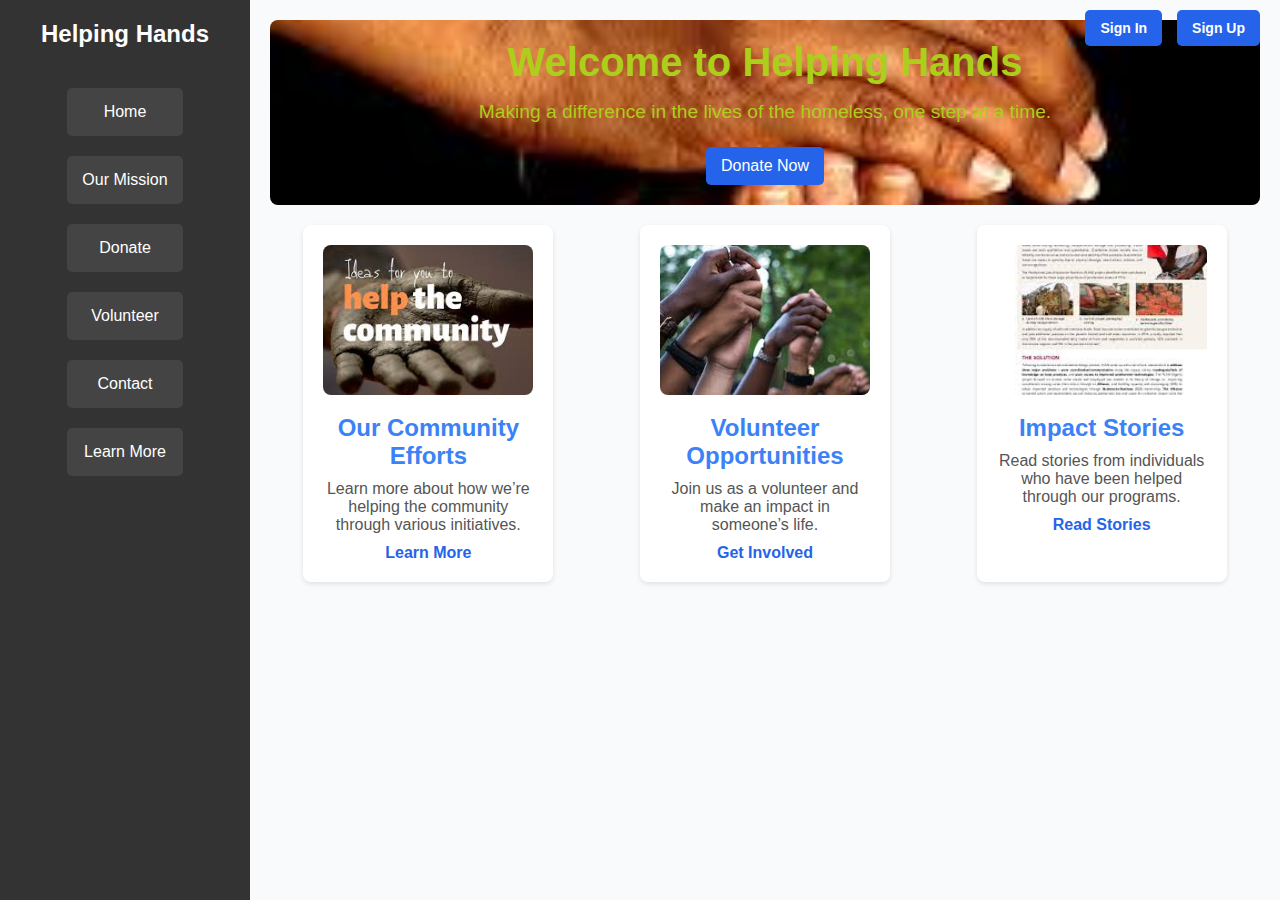
<file: index.html>
<!DOCTYPE html>
<html lang="en">
<head>
    <meta charset="UTF-8">
    <meta name="viewport" content="width=device-width, initial-scale=1.0">
    <title>NGO Website by Gideon/Patrick</title>
    <link rel="stylesheet" href="styles.css">
    <style>
        /* Styles for the Sign-In/Sign-Up Section */
        .auth-section {
            position: absolute;
            top: 10px;
            right: 20px;
            display: flex;
            gap: 15px;
        }

        .auth-section a {
            text-decoration: none;
            background-color: #2563eb;
            color: white;
            padding: 10px 15px;
            border-radius: 5px;
            font-size: 14px;
            font-weight: bold;
            text-align: center;
            transition: background-color 0.3s ease;
        }

        .auth-section a:hover {
            background-color: #1e40af;
        }

        /* Container Styles */
        .container {
            position: relative;
            display: flex;
        }

        /* Sidebar Styles */
        .sidebar {
            width: 250px;
            background-color: #333;
            padding: 20px;
            box-shadow: 2px 0 5px rgba(0, 0, 0, 0.1);
        }

        .sidebar h2 {
            margin-bottom: 20px;
        }

        .sidebar nav a {
            display: block;
            text-decoration: none;
            color: white;
            margin: 20px 0;
            padding: 15px;
            border-radius: 5px;
            transition: background-color 0.3s ease;
        }

        .sidebar nav a:hover {
            background-color: #2563eb;
            color: white;
        }

        /* Main Content Styles */
        .main-content {
            flex-grow: 1;
            padding: 20px;
            background-color: #f9fafb;
        }

        .hero-section {
            text-align: center;
            padding: 20px;
            background-color: #1e3a8a;
            color: white;
            border-radius: 8px;
            margin-bottom: 20px;
        }

        .hero-section button {
            background-color: #2563eb;
            color: white;
            border: none;
            padding: 10px 15px;
            border-radius: 5px;
            font-size: 16px;
            cursor: pointer;
        }

        .hero-section button:hover {
            background-color: #1e40af;
        }

        .dashboard-sections {
            display: flex;
            gap: 20px;
            justify-content: space-around;
        }

        .dashboard-card {
            background-color: white;
            box-shadow: 0 2px 5px rgba(0, 0, 0, 0.1);
            padding: 20px;
            border-radius: 8px;
            width: 30%;
            text-align: center;
        }

        .dashboard-card img {
            max-width: 100%;
            border-radius: 8px;
            margin-bottom: 15px;
        }

        .dashboard-card h3 {
            margin-bottom: 10px;
        }

        .dashboard-card a {
            text-decoration: none;
            color: #2563eb;
            font-weight: bold;
        }
        /* Responsive Styles */
@media (max-width: 768px) {
    /* Adjust container to stack vertically */
    .container {
        flex-direction: column;
    }

    /* Adjust sidebar width and layout */
    .sidebar {
        width: 100%;
        padding: 15px;
        text-align: center;
    }

    .sidebar nav a {
        margin: 10px 0;
        padding: 10px;
    }

    /* Adjust main content padding */
    .main-content {
        padding: 15px;
    }

    /* Adjust hero section text and button size */
    .hero-section {
        padding: 15px;
    }

    .hero-section button {
        font-size: 14px;
        padding: 8px 12px;
    }

    /* Adjust dashboard card layout */
    .dashboard-sections {
        flex-direction: column;
        gap: 15px;
    }

    .dashboard-card {
        width: 100%;
    }

    /* Adjust auth-section layout */
    .auth-section {
        position: static;
        justify-content: center;
        margin-bottom: 10px;
    }

    .auth-section a {
        font-size: 12px;
        padding: 8px 10px;
    }
}

@media (max-width: 480px) {
    /* Further adjust sidebar and main content for very small screens */
    .sidebar {
        padding: 10px;
    }

    .sidebar nav a {
        padding: 8px;
        font-size: 14px;
    }

    .main-content {
        padding: 10px;
    }

    .hero-section {
        padding: 10px;
    }

    .hero-section button {
        font-size: 12px;
        padding: 6px 8px;
    }

    /* Adjust dashboard card spacing and width */
    .dashboard-sections {
        gap: 10px;
    }

    .dashboard-card {
        padding: 15px;
    }

    /* Adjust auth-section spacing */
    .auth-section a {
        padding: 6px 8px;
        font-size: 12px;
    }
}

    </style>
</head>
<body>
    <div class="container">
        <!-- Sign-In/Sign-Up Section -->
        <div class="auth-section">
            <a href="signin.html">Sign In</a>
            <a href="signup.html">Sign Up</a>
        </div>

        <!-- Sidebar -->
        <aside class="sidebar">
            <h2>Helping Hands</h2>
            <nav>
                <a href="index.html">Home</a>
                <a href="mission.html">Our Mission</a>
                <a href="donate.html">Donate</a>
                <a href="volunteer.html">Volunteer</a>
                <a href="contact.html">Contact</a>
                <a href="learnmore.html">Learn More</a>
            </nav>
        </aside>

        <!-- Main Content Area -->
        <main class="main-content">
            <section class="hero-section">
                <h1>Welcome to Helping Hands</h1>
                <p>Making a difference in the lives of the homeless, one step at a time.</p>
                <button onclick="document.location.href='donate.html'">Donate Now</button>
            </section>
            
            <section class="dashboard-sections">
                <div class="dashboard-card">
                    <img src="hc1.jpg" alt="Community Help">
                    <h3>Our Community Efforts</h3>
                    <p>Learn more about how we’re helping the community through various initiatives.</p>
                    <a href="community.html">Learn More</a>
                </div>
                <div class="dashboard-card">
                    <img src="vu1.jpg" alt="Volunteering">
                    <h3>Volunteer Opportunities</h3>
                    <p>Join us as a volunteer and make an impact in someone’s life.</p>
                    <a href="volunteer.html">Get Involved</a>
                </div>
                <div class="dashboard-card">
                    <img src="ip1.jpg" alt="Impact Stories">
                    <h3>Impact Stories</h3>
                    <p>Read stories from individuals who have been helped through our programs.</p>
                    <a href="stories.html">Read Stories</a>
                </div>
            </section>
        </main>
    </div>
</body>
</html>
</file>
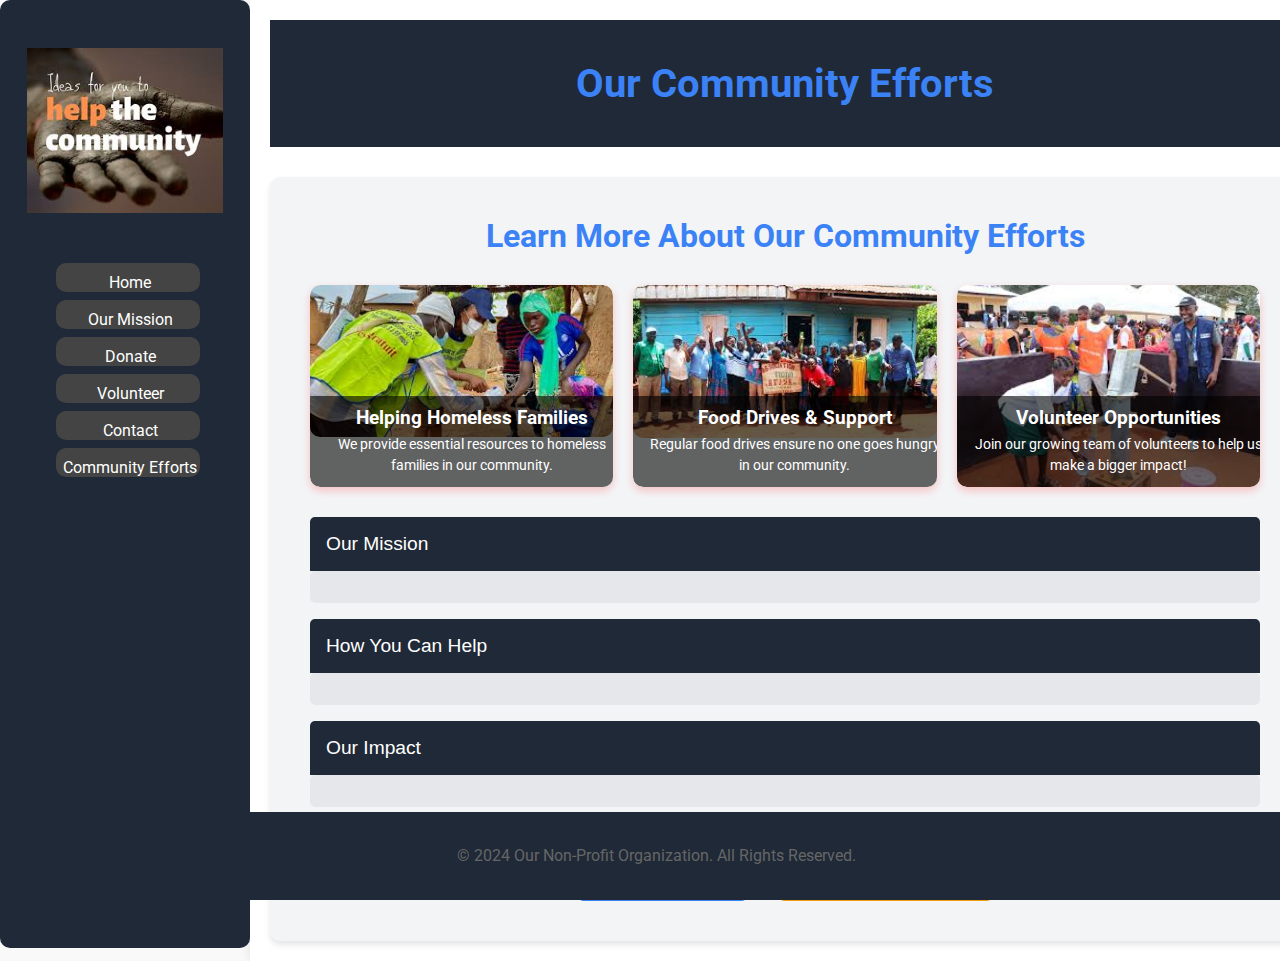
<file: community.html>
<!DOCTYPE html>
<html lang="en">
<head>
    <meta charset="UTF-8">
    <meta name="viewport" content="width=device-width, initial-scale=1.0">
    <title>Our Community Efforts</title>
    <style>
/* Global Styles */
body {
    font-family: 'Roboto', sans-serif;
    margin: 0;
    background-color: #f9f9f9;
    display: flex;
    color: #333;
    flex-direction: column; /* Updated for responsiveness */
}

h1, h2, h3 {
    margin: 0;
    padding: 0;
}

h1 {
    font-size: 2.5rem;
    color: #444;
}

h2 {
    font-size: 2rem;
    margin-bottom: 20px;
    color: #222;
}

p {
    font-size: 1rem;
    line-height: 1.5;
    color: #666;
}

/* Sidebar Styles */
.sidebar {
    width: 250px;
    display: flex;
    background-color: #1f2937;
    color: white;
    padding-top: 3rem;
    position: fixed;
    height: 100%;
    top: 0;
    left: 0;
    border-radius: 10px;
    flex-direction: column;
    align-items: center;
    transition: width 0.3s;
}

.sidebar nav a {
    color: #fff;
    text-decoration: none;
    display: block;
    padding: 10rem;
    margin: 0.5rem 0;
    width: 100%;
    text-align: center;
    background-color: #444;
    border-radius: 5px;
    transition: background-color 0.3s;
}

.sidebar-header {
    text-align: center;
    margin-bottom: 30px;
}

.sidebar .logo {
    width: 80%;
}

.sidebar nav ul {
    list-style-type: none;
    padding-left: 0;
    border-radius: 20px;
}

.sidebar nav ul a {
    display: block;
    padding: 12px;
    color: white;
    text-decoration: none;
    transition: background-color 0.3s ease;
    border-radius: 10px;
    background-color: gry;
    padding: 10px 0px 0px 5px;
    display: block;
}

.sidebar nav ul a:hover {
    background-color: #3b82f6;
}

/* Main Content */
.main-content {
    margin-left: 250px;
    padding: 20px;
    width: calc(100% - 250px);
    background-color: #ffffff;
    box-shadow: 0 0 10px rgba(0, 0, 0, 0.1);
    transition: margin-left 0.3s ease;
}

/* Header */
.header {
    text-align: center;
    padding: 40px 0;
    background-color: #1f2937;
    color: white;
    margin-bottom: 30px;
}

.header h1 {
    font-size: 2.5rem;
    color: #3b82f6;
}

/* Learn More Section */
.learnmore-container {
    padding: 40px;
    background-color: #f3f4f6;
    border-radius: 10px;
    box-shadow: 0 4px 6px rgba(0, 0, 0, 0.1);
}

.section-title {
    text-align: center;
    font-size: 2rem;
    margin-bottom: 30px;
    color: #3b82f6;
}

/* Image Gallery Styles */
.image-gallery {
    display: grid;
    grid-template-columns: repeat(auto-fit, minmax(250px, 1fr));
    gap: 20px;
    margin-top: 30px;
}

.gallery-item {
    position: relative;
    overflow: hidden;
    border-radius: 10px;
    box-shadow: 0 4px 8px #fd060633;
    transition: transform 0.3s ease;
    color: white;
}

.gallery-item:hover {
    transform: scale(1.05);
}

.gallery-item img {
    width: 100%;
    height: auto;
    display: block;
    border-radius: 10px;
}

.gallery-caption {
    position: absolute;
    bottom: 0;
    left: 0;
    width: 100%;
    background: rgba(0, 0, 0, 0.6);
    color: white;
    text-align: center;
    padding: 10px;
    font-size: 1rem;
    opacity: 1;
    transition: opacity 0.3s ease;
    border-radius: 0 0 10px 10px;
}

.gallery-item:hover .gallery-caption {
    opacity: 2;
}

.gallery-caption h3 {
    margin: 0;
    font-size: 1.2rem;
}

.gallery-caption p {
    margin: 5px 0 0;
    font-size: 0.9rem;
}

/* Accordion Styles */
.accordion {
    margin-top: 30px;
}

.accordion-item {
    margin-bottom: 1rem;
    overflow: hidden;
    border-radius: 5px;
}

.accordion-toggle {
    width: 100%;
    padding: 1rem;
    background-color: #1f2937;
    color: white;
    border: none;
    text-align: left;
    font-size: 1.2rem;
    cursor: pointer;
    transition: background-color 0.3s ease;
}

.accordion-toggle:hover {
    background-color: #2563eb;
}

.accordion-content {
    padding: 1rem;
    background-color: #e5e7eb;
    max-height: 0;
    overflow: hidden;
    transition: max-height 0.3s ease-out;
    border-radius: 5px;
}

.accordion-content.open {
    max-height: 1000px;
}

/* CTA Buttons */
.cta-buttons {
    display: flex;
    justify-content: center;
    margin-top: 40px;
}

.cta-button {
    background-color: #10b981;
    color: white;
    padding: 1rem 2rem;
    font-size: 1.2rem;
    border: none;
    border-radius: 5px;
    cursor: pointer;
    transition: background-color 0.3s ease;
    margin: 0 1rem;
}

.cta-button:hover {
    background-color: #059669;
}

.cta-button.donate {
    background-color: #3b82f6;
}

.cta-button.donate:hover {
    background-color: #2563eb;
}

.cta-button.volunteer {
    background-color: #f59e0b;
}

.cta-button.volunteer:hover {
    background-color: #d97706;
}

/* Footer Styles */
footer {
    text-align: center;
    padding: 1rem;
    background-color: #1f2937;
    color: white;
    position: fixed;
    width: 100%;
    bottom: 0;
}

/* Gallery Caption */
.gallery-caption p {
    color: white;
}

/* Accordion Content */
.accordion-content p {
    color: balck;
}

/* Responsive Styling */
@media (max-width: 768px) {
    .sidebar {
        width: 60px;
    }
    .main-content {
        margin-left: 60px;
        width: calc(100% - 60px);
    }
    .header h1 {
        font-size: 2rem;
    }
    .learnmore-container {
        padding: 20px;
    }
    .cta-button {
        font-size: 1rem;
        padding: 0.8rem 1.5rem;
    }
}

    </style>
    <link href="https://fonts.googleapis.com/css2?family=Roboto:wght@400;500;700&display=swap" rel="stylesheet">
</head>
<body>
    <!-- Sidebar -->
    <div class="sidebar">
        <div class="sidebar-header">
            <img src="hc1.jpg" alt="Logo" class="logo">
        </div>
        <nav>
            <ul>
                <li><a href="index.html">Home</a></li>
                <li><a href="mission.html">Our Mission</a></li>
                <li><a href="donate.html">Donate</a></li>
                <li><a href="volunteer.html">Volunteer</a></li>
                <li><a href="contact.html">Contact</a></li>
                <li><a href="community.html">Community Efforts</a></li>
            </ul>
        </nav>
    </div>

    <!-- Main Content -->
    <div class="main-content">
        <header class="header">
            <h1>Our Community Efforts</h1>
        </header>

        <section class="learnmore-container">
            <h2 class="section-title">Learn More About Our Community Efforts</h2>

            <!-- Interactive Carousel -->
            <!-- Image Gallery for Community Efforts -->
<div class="image-gallery">
    <div class="gallery-item">
        <img src="down10.jpg" alt="Community Event 1">
        <div class="gallery-caption">
            <h3>Helping Homeless Families</h3>
            <p>We provide essential resources to homeless families in our community.</p>
        </div>
    </div>
    <div class="gallery-item">
        <img src="down11.jpg" alt="Community Event 2">
        <div class="gallery-caption">
            <h3>Food Drives & Support</h3>
            <p>Regular food drives ensure no one goes hungry in our community.</p>
        </div>
    </div>
    <div class="gallery-item">
        <img src="down12.jpg" alt="Community Event 3">
        <div class="gallery-caption">
            <h3>Volunteer Opportunities</h3>
            <p>Join our growing team of volunteers to help us make a bigger impact!</p>
        </div>
    </div>
</div>


            <!-- Accordion Section -->
            <div class="accordion">
                <div class="accordion-item">
                    <button class="accordion-toggle">Our Mission</button>
                    <div class="accordion-content">
                        <p>Our mission is to help individuals facing homelessness by providing resources, support, and opportunities for a better life.</p>
                    </div>
                </div>
                <div class="accordion-item">
                    <button class="accordion-toggle">How You Can Help</button>
                    <div class="accordion-content">
                        <p>You can make a difference by donating, volunteering, or spreading the word about our cause.</p>
                    </div>
                </div>
                <div class="accordion-item">
                    <button class="accordion-toggle">Our Impact</button>
                    <div class="accordion-content">
                        <p>We’ve helped hundreds of families find shelter, food, and education to rebuild their lives.</p>
                    </div>
                </div>
            </div>

            <!-- CTA Buttons -->
            <div class="cta-buttons">
                <button class="cta-button donate">Donate Now</button>
                <button class="cta-button volunteer">Volunteer with Us</button>
            </div>
        </section>
    </div>

    <!-- Footer -->
    <footer>
        <p>&copy; 2024 Our Non-Profit Organization. All Rights Reserved.</p>
    </footer>

    <script src="script1.js"></script>
</body>
</html>
</file>
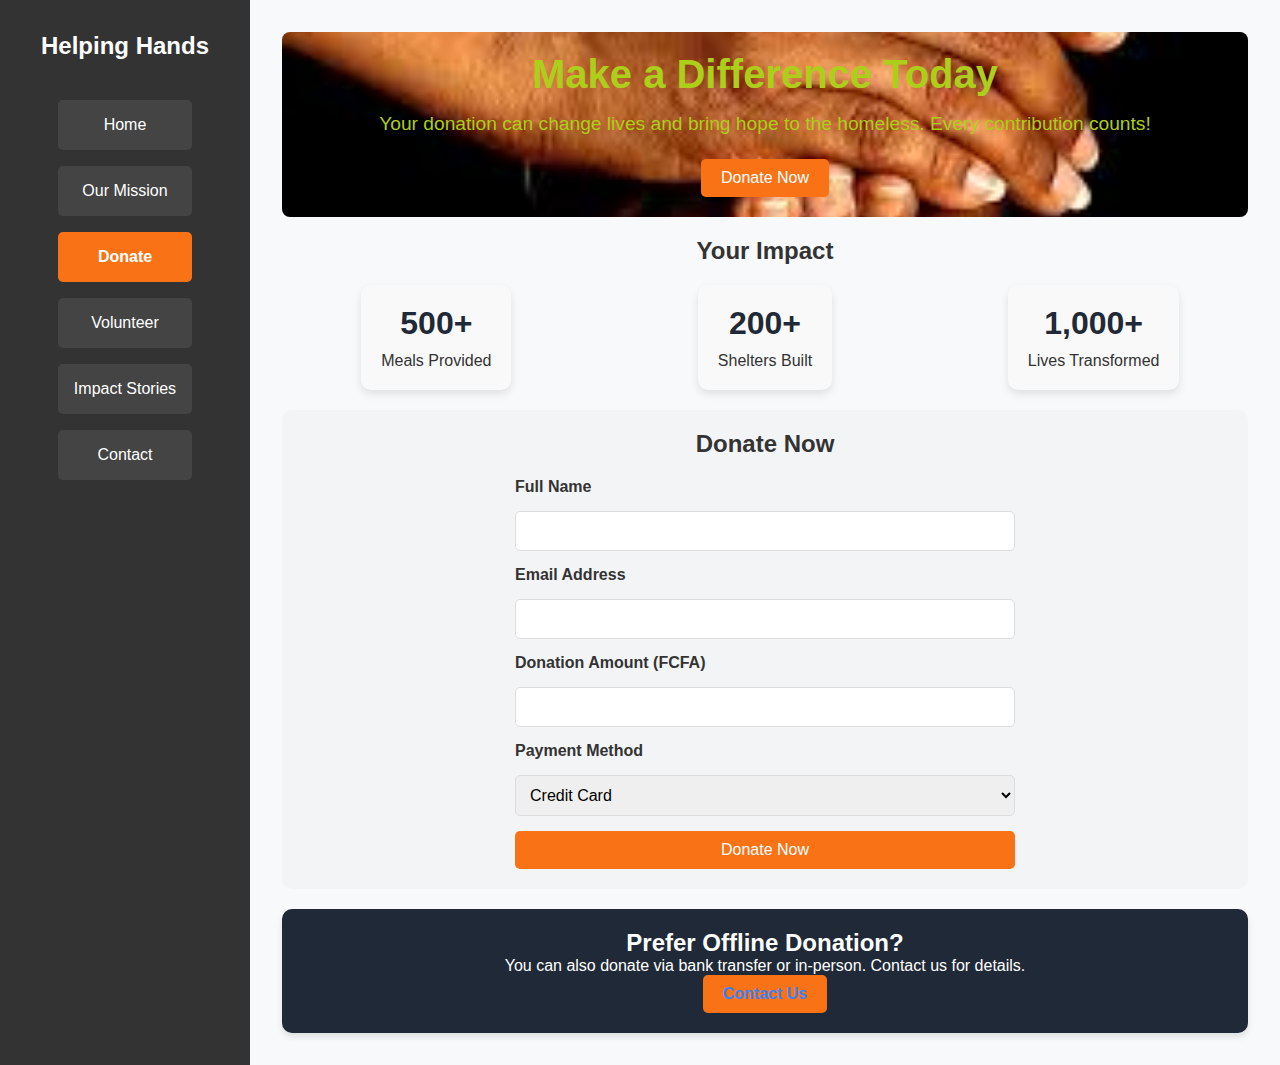
<file: donate.html>
<!DOCTYPE html>
<html lang="en">
<head>
    <meta charset="UTF-8">
    <meta name="viewport" content="width=device-width, initial-scale=1.0">
    <title>Donate - Helping Hands</title>
    <link rel="stylesheet" href="styles.css">
    <style>
        /* Active Navigation Link */
.sidebar nav a.active {
    background-color: #f97316;
    color: white;
    font-weight: bold;
}

/* Hero Section */
.hero-section {
    text-align: center;
    padding: 20px;
    background-color: #1f2937;
    color: white;
    border-radius: 8px;
    margin-bottom: 20px;
}

.hero-button {
    display: inline-block;
    background-color: #f97316;
    color: white;
    padding: 10px 20px;
    font-size: 1rem;
    border-radius: 5px;
    text-decoration: none;
}

.hero-button:hover {
    background-color: #ea580c;
}

/* Impact Statistics */
.impact-stats {
    margin: 20px 0;
    text-align: center;
}

.impact-stats h2 {
    margin-bottom: 20px;
}

.stats-grid {
    display: grid;
    grid-template-columns: repeat(auto-fit, minmax(150px, 1fr));
    gap: 20px;
    justify-items: center;
}

.stat-card {
    background-color: #f9f9f9;
    border-radius: 10px;
    padding: 20px;
    box-shadow: 0 4px 8px rgba(0, 0, 0, 0.1);
    text-align: center;
}

.stat-card h3 {
    font-size: 2rem;
    color: #1f2937;
    margin-bottom: 10px;
}

/* Donation Form */
.donation-form-section {
    background-color: #f3f4f6;
    padding: 20px;
    border-radius: 10px;
    margin: 20px 0;
}

.donation-form-section h2 {
    text-align: center;
    margin-bottom: 20px;
}

form {
    max-width: 500px;
    margin: 0 auto;
    display: flex;
    flex-direction: column;
    gap: 15px;
}

form label {
    font-weight: bold;
}

form input, form select {
    padding: 10px;
    font-size: 1rem;
    border: 1px solid #ddd;
    border-radius: 5px;
}

form button {
    background-color: #f97316;
    color: white;
    padding: 10px;
    font-size: 1rem;
    border: none;
    border-radius: 5px;
    cursor: pointer;
}

form button:hover {
    background-color: #ea580c;
}

/* CTA Section */
.cta-section {
    text-align: center;
    padding: 20px;
    background-color: #1f2937;
    color: white;
    border-radius: 10px;
    margin-top: 20px;
}

.cta-button {
    display: inline-block;
    background-color: #f97316;
    color: white;
    padding: 10px 20px;
    border-radius: 5px;
    text-decoration: none;
}

.cta-button:hover {
    background-color: #ea580c;
}

    </style>
</head>
<body>
    <div class="container"> 
        <!-- Sidebar -->
        <aside class="sidebar">
            <h2>Helping Hands</h2>
            <nav>
                <a href="index.html">Home</a>
                <a href="mission.html">Our Mission</a>
                <a href="donate.html" class="active">Donate</a>
                <a href="volunteer.html">Volunteer</a>
                <a href="stories.html">Impact Stories</a>
                <a href="contact.html">Contact</a>
            </nav>
        </aside>

        <!-- Main Content -->
        <main class="main-content">
            <!-- Hero Section -->
            <section class="hero-section">
                <h1>Make a Difference Today</h1>
                <p>Your donation can change lives and bring hope to the homeless. Every contribution counts!</p>
                <a href="#donation-form" class="hero-button">Donate Now</a>
            </section>

            <!-- Impact Statistics -->
            <section class="impact-stats">
                <h2>Your Impact</h2>
                <div class="stats-grid">
                    <div class="stat-card">
                        <h3>500+</h3>
                        <p>Meals Provided</p>
                    </div>
                    <div class="stat-card">
                        <h3>200+</h3>
                        <p>Shelters Built</p>
                    </div>
                    <div class="stat-card">
                        <h3>1,000+</h3>
                        <p>Lives Transformed</p>
                    </div>
                </div>
            </section>

            <!-- Donation Form -->
            <section id="donation-form" class="donation-form-section">
                <h2>Donate Now</h2>
                <form action="process-donation.php" method="POST">
                    <label for="donor-name">Full Name</label>
                    <input type="text" id="donor-name" name="donor_name" required>

                    <label for="email">Email Address</label>
                    <input type="email" id="email" name="email" required>

                    <label for="donation-amount">Donation Amount (FCFA)</label>
                    <input type="number" id="donation-amount" name="donation_amount" min="1" required>

                    <label for="payment-method">Payment Method</label>
                    <select id="payment-method" name="payment_method" required>
                        <option value="credit_card">Credit Card</option>
                        <option value="paypal">PayPal</option>
                        <option value="bank_transfer">Bank Transfer</option>
                        <option value="mtn-momo">MTN Mobile Money</option>
                        <option value="orange-momo">Orange Mobile Money</option>
                    </select>

                    <button type="submit">Donate Now</button>
                </form>
            </section>

            <!-- CTA Section -->
            <section class="cta-section">
                <h2>Prefer Offline Donation?</h2>
                <p>You can also donate via bank transfer or in-person. Contact us for details.</p>
                <a href="contact.html" class="cta-button">Contact Us</a>
            </section>
        </main>
    </div>
</body>
</html>
</file>
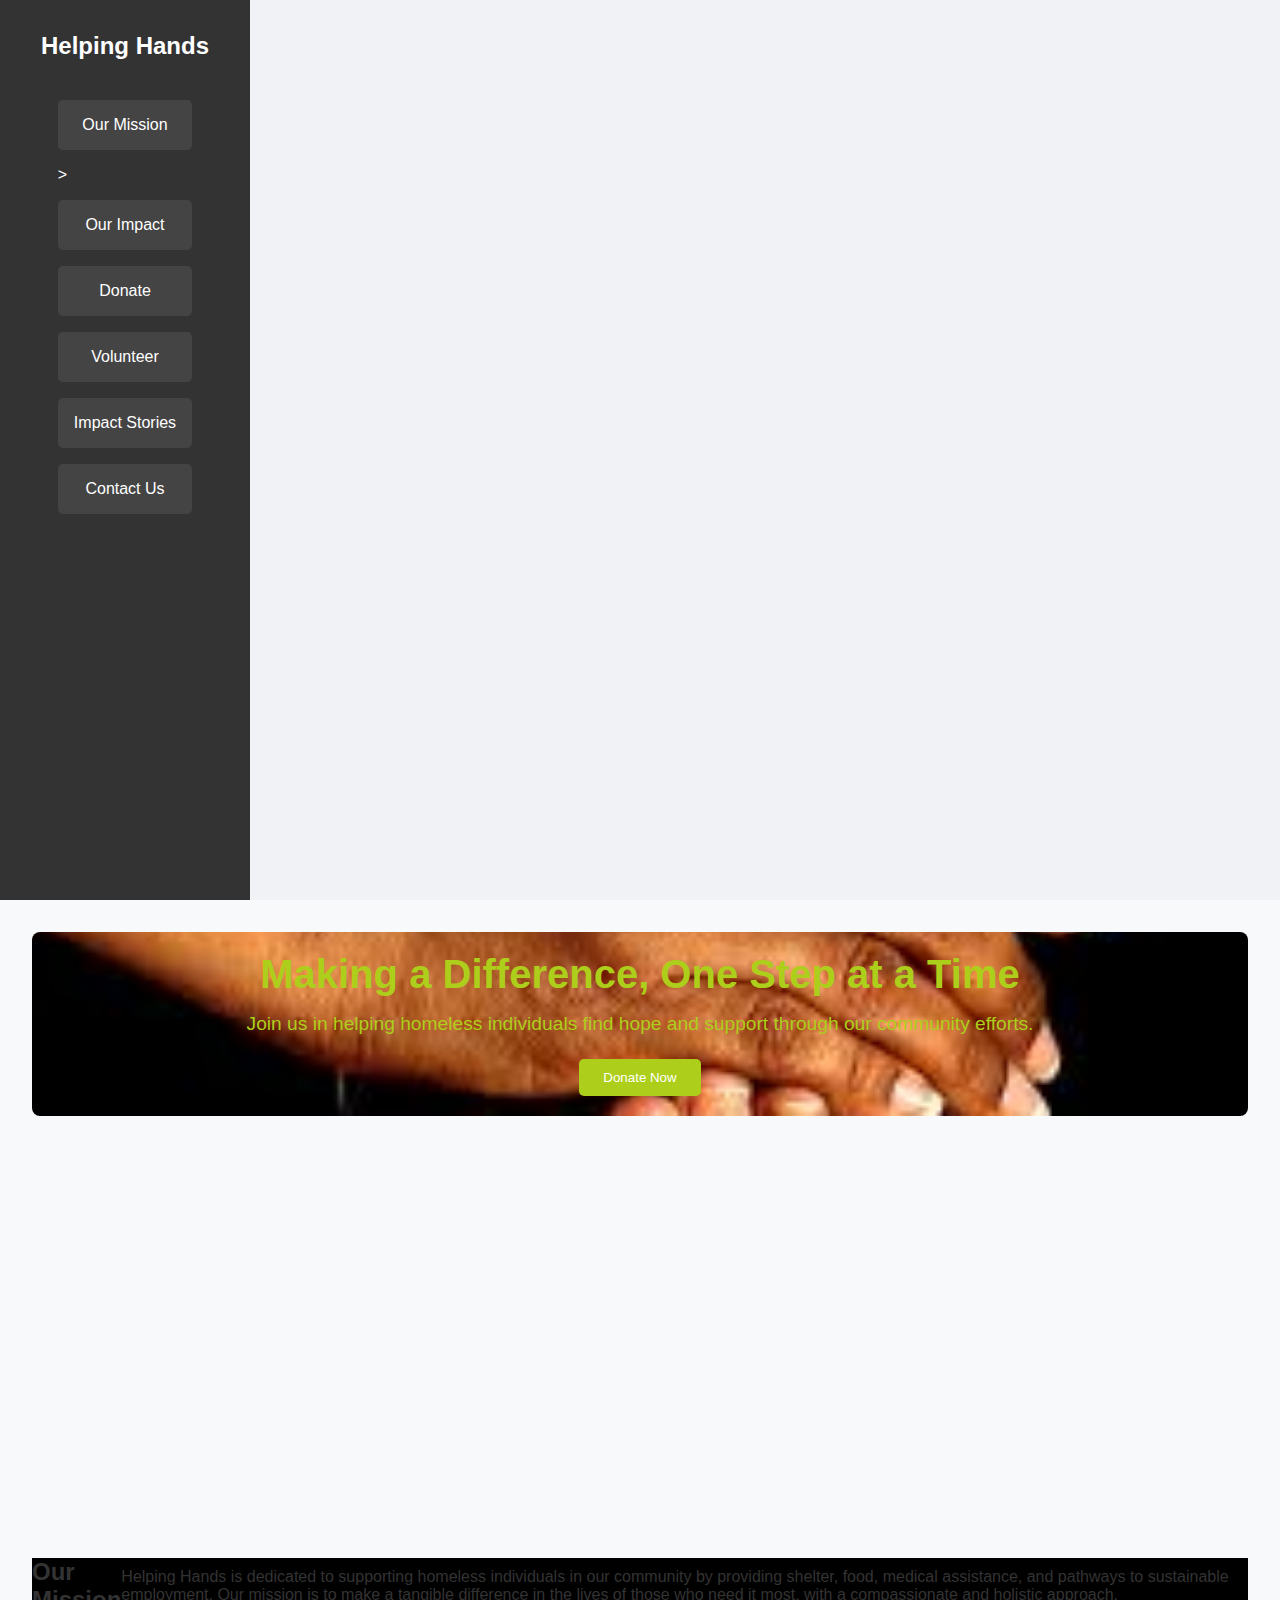
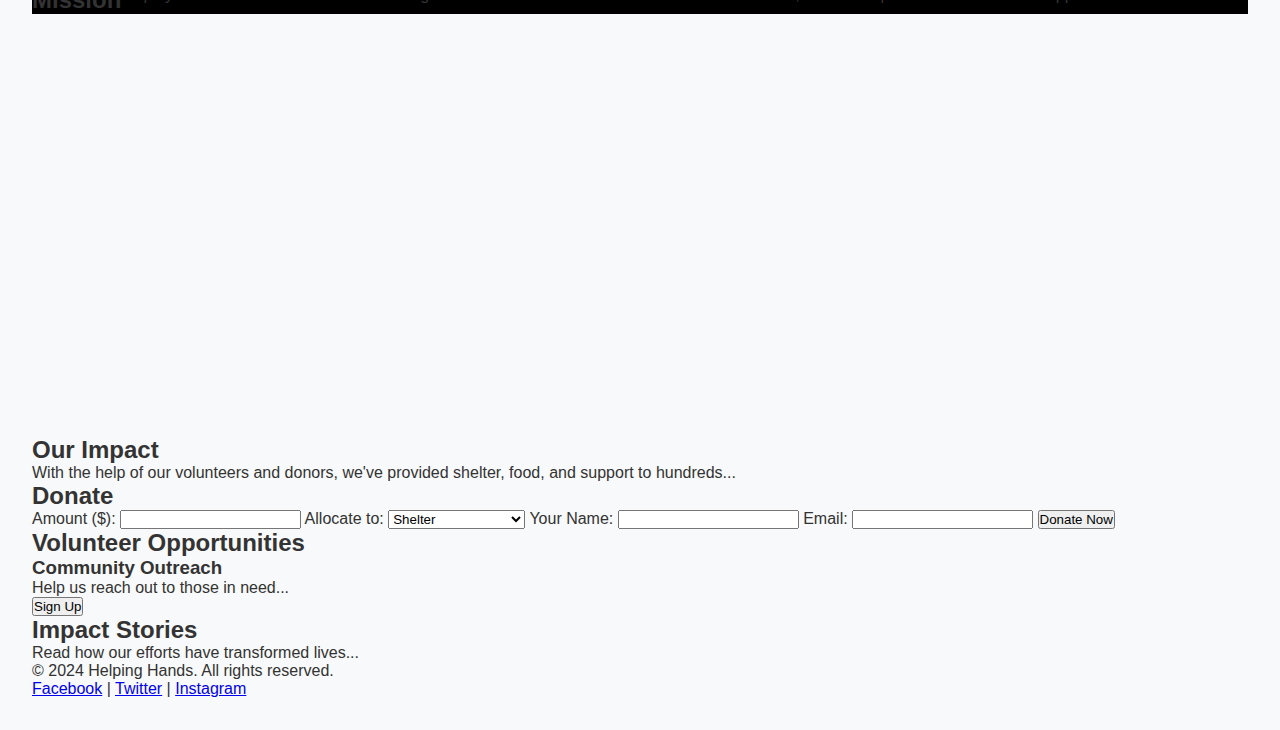
<file: index1.html>
<!DOCTYPE html>
<html lang="en">
<head>
    <meta charset="UTF-8">
    <meta name="viewport" content="width=device-width, initial-scale=1.0">
    <title>Helping Hands - Non-Profit Organization</title>
    <link rel="stylesheet" href="styles.css">
</head>
<body>
    <!-- Sidebar Navigation -->
    <aside class="sidebar">
        <h2>Helping Hands</h2>
        <nav>
            <a href="mission.html">Our Mission</a>>
            <a href="#impact">Our Impact</a>
            <a href="#donate">Donate</a>
            <a href="#volunteer">Volunteer</a>
            <a href="#stories">Impact Stories</a>
            <a href="#contact">Contact Us</a>
        </nav>
    </aside>



    <!-- Main Content Area -->
    <div class="main-content">
        <!-- Background Image Section -->
        <section class="hero-section">
            <h1 >Making a Difference, One Step at a Time</h1>
            <p>Join us in helping homeless individuals find hope and support through our community efforts.</p>
            <button onclick="document.location.href='#donate'">Donate Now</button>
        </section>

       <!-- Mission Section with Background Image -->
<section id="mission" class="mission-section">
    <div class="mission-content">
        <h2>Our Mission</h2>
        <p>Helping Hands is dedicated to supporting homeless individuals in our community by providing shelter, food, medical assistance, and pathways to sustainable employment. Our mission is to make a tangible difference in the lives of those who need it most, with a compassionate and holistic approach.</p>
    </div>
</section>


        <!-- Impact Section -->
        <section id="impact">
            <h2>Our Impact</h2>
            <p>With the help of our volunteers and donors, we've provided shelter, food, and support to hundreds...</p>
        </section>

        <!-- Donation Form Section -->
        <section id="donate">
            <h2>Donate</h2>
            <form id="donation-form">
                <label for="donation-amount">Amount ($):</label>
                <input type="number" id="donation-amount" name="amount" required>

                <label for="donation-purpose">Allocate to:</label>
                <select id="donation-purpose" name="purpose">
                    <option value="shelter">Shelter</option>
                    <option value="food">Food</option>
                    <option value="clothing">Clothing</option>
                    <option value="medical">Medical Assistance</option>
                </select>

                <label for="donor-name">Your Name:</label>
                <input type="text" id="donor-name" name="name" required>

                <label for="donor-email">Email:</label>
                <input type="email" id="donor-email" name="email" required>

                <button type="submit">Donate Now</button>
            </form>
        </section>

        <!-- Volunteer Opportunities Section -->
        <section id="volunteer">
            <h2>Volunteer Opportunities</h2>
            <div class="opportunity">
                <h3>Community Outreach</h3>
                <p>Help us reach out to those in need...</p>
                <button class="sign-up-btn">Sign Up</button>
            </div>
        </section>

        <!-- Impact Stories Section -->
        <section id="stories">
            <h2>Impact Stories</h2>
            <p>Read how our efforts have transformed lives...</p>
            <!-- Add stories here -->
        </section>

        <!-- Footer Section -->
        <footer>
            <p>&copy; 2024 Helping Hands. All rights reserved.</p>
            <div class="social-links">
                <a href="#">Facebook</a> | 
                <a href="#">Twitter</a> | 
                <a href="#">Instagram</a>
            </div>
        </footer>
    </div>

    <script src="scripts.js"></script>
</body>
</html>
</file>
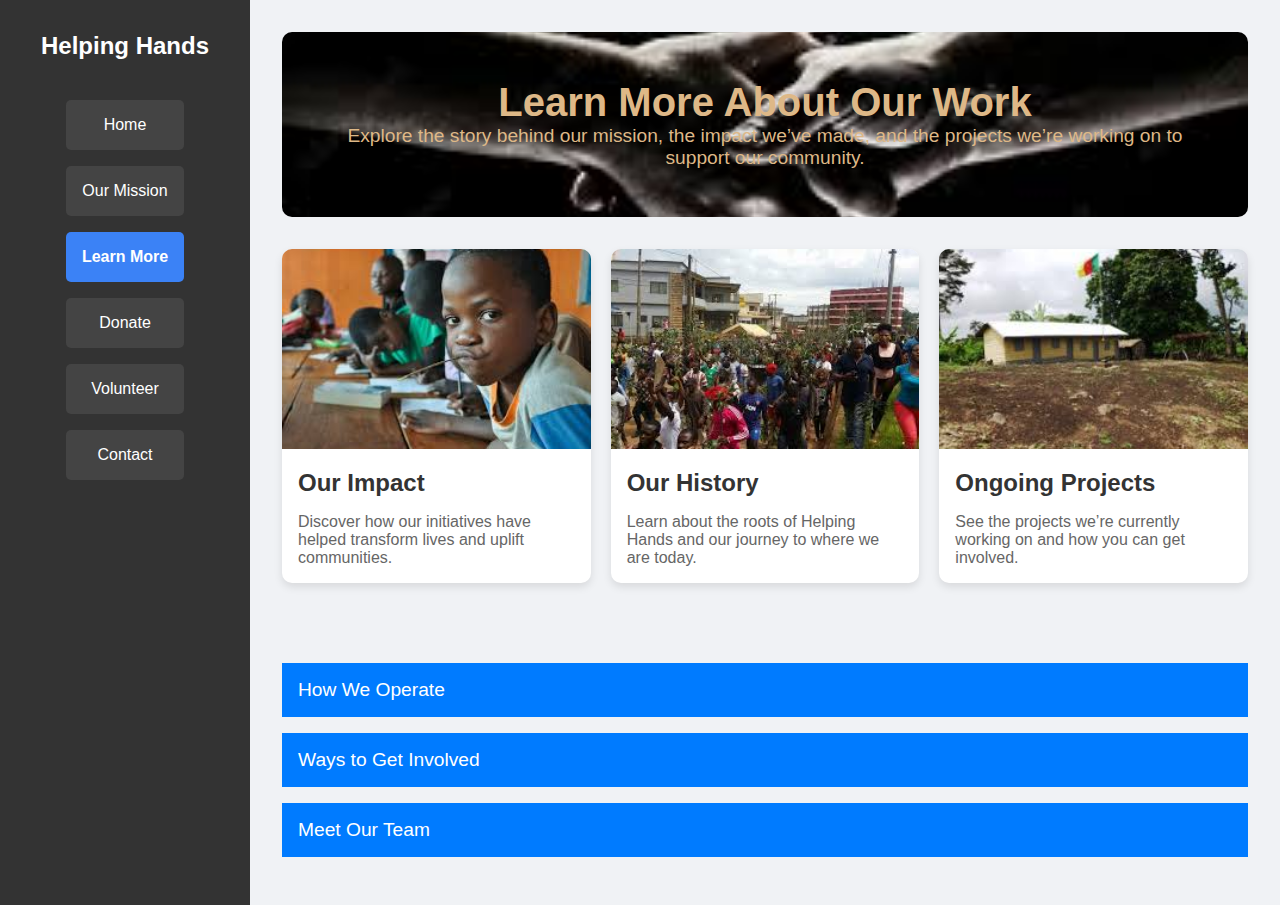
<file: learnmore.html>
<!DOCTYPE html>
<html lang="en">
<head>
    <meta charset="UTF-8">
    <meta name="viewport" content="width=device-width, initial-scale=1.0">
    <title>Learn More</title>
    <link rel="stylesheet" href="styles.css">
</head>
<body>
    <div class="container">
        <!-- Sidebar with Navigation Links -->
        <aside class="sidebar">
            <h2>Helping Hands</h2>
            <nav>
                <a href="index.html">Home</a>
                <a href="mission.html">Our Mission</a>
                <a href="learnmore.html" class="active">Learn More</a>
                <a href="donate.html">Donate</a>
                <a href="volunteer.html">Volunteer</a>
                <a href="contact.html">Contact</a>
            </nav>
        </aside>

        <!-- Main Content for Learn More -->
        <main class="learnmore-content">
            <!-- Hero Section with Background Image and Title -->
            <section class="learnmore-hero">
                <h1>Learn More About Our Work</h1>
                <p>Explore the story behind our mission, the impact we’ve made, and the projects we’re working on to support our community.</p>
            </section>

            <!-- Info Cards Section -->
            <section class="info-cards">
                <div class="card">
                    <img src="im2.jpg" alt="Impact">
                    <h2>Our Impact</h2>
                    <p>Discover how our initiatives have helped transform lives and uplift communities.</p>
                </div>
                <div class="card">
                    <img src="oh1.jpg" alt="History">
                    <h2>Our History</h2>
                    <p>Learn about the roots of Helping Hands and our journey to where we are today.</p>
                </div>
                <div class="card">
                    <img src="op1.jpg" alt="Projects">
                    <h2>Ongoing Projects</h2>
                    <p>See the projects we’re currently working on and how you can get involved.</p>
                </div>
            </section>

            <!-- Accordion Section for Additional Information -->
            <section class="accordion">
                <div class="accordion-item">
                    <button class="accordion-toggle">How We Operate</button>
                    <div class="accordion-content">
                        <p>Helping Hands operates with a transparent and community-driven approach, relying on donations, volunteers, and partnerships to carry out our mission.</p>
                    </div>
                </div>
                <div class="accordion-item">
                    <button class="accordion-toggle">Ways to Get Involved</button>
                    <div class="accordion-content">
                        <p>Join us as a volunteer, contribute through donations, or help spread awareness to support our mission and make an impact.</p>
                    </div>
                </div>
                <div class="accordion-item">
                    <button class="accordion-toggle">Meet Our Team</button>
                    <div class="accordion-content">
                        <p>Our team is made up of dedicated individuals who are passionate about creating change and supporting those in need.</p>
                    </div>
                </div>
            </section>
        </main>
    </div>

    <script>
        // JavaScript for Accordion Toggle
        const accordions = document.querySelectorAll('.accordion-toggle');
        accordions.forEach((accordion) => {
            accordion.addEventListener('click', function () {
                this.classList.toggle('active');
                const content = this.nextElementSibling;
                content.style.maxHeight = content.style.maxHeight ? null : content.scrollHeight + 'px';
            });
        });
    </script>
</body>
</html>
</file>
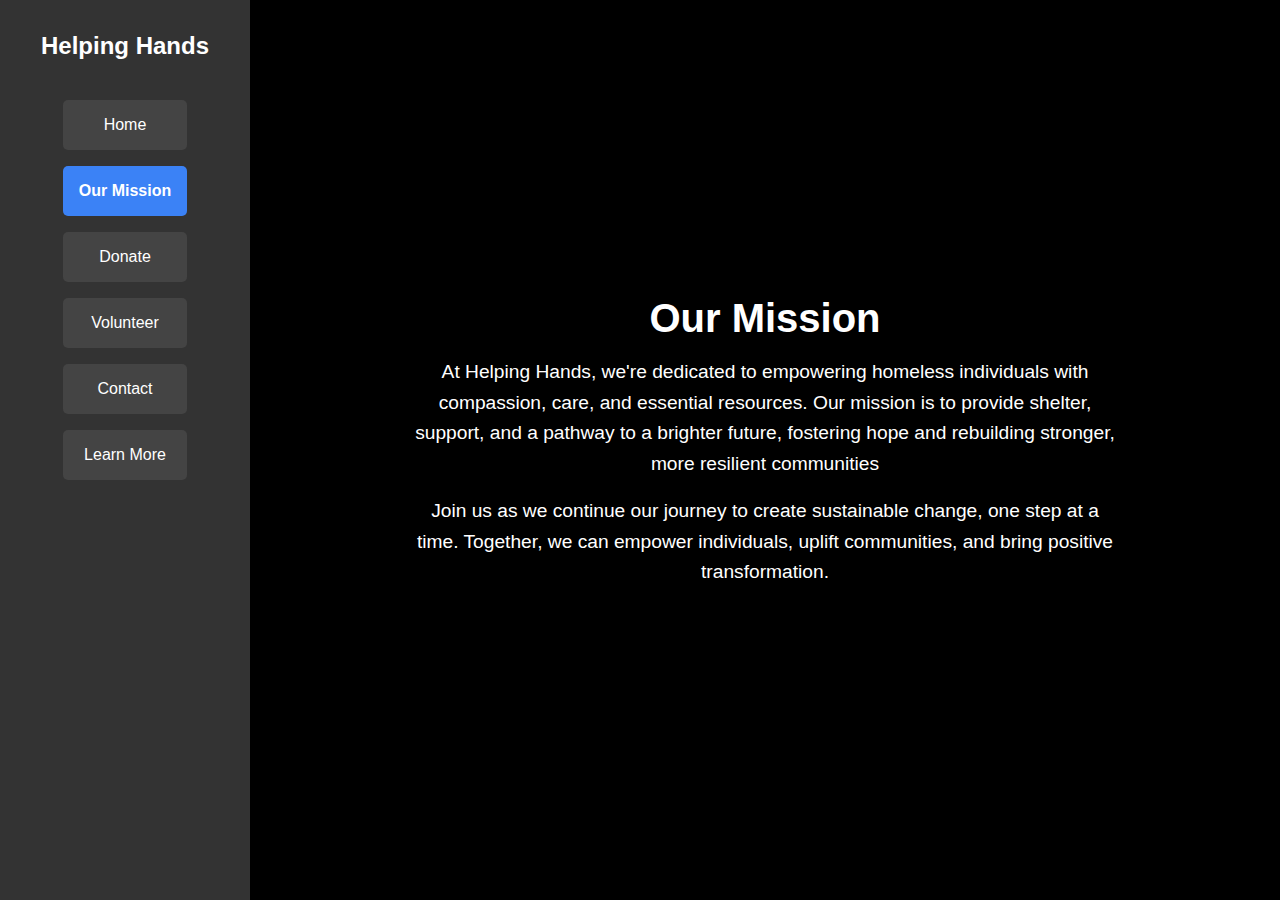
<file: mission.html>
<!DOCTYPE html>
<html lang="en">
<head>
    <meta charset="UTF-8">
    <meta name="viewport" content="width=device-width, initial-scale=1.0">
    <title>Our Mission</title>
    <link rel="stylesheet" href="styles.css">
</head>
<body>
    <div class="container">
        <!-- Sidebar with Navigation Links -->
        <aside class="sidebar">
            <h2>Helping Hands</h2>
            <nav>
                <a href="index.html">Home</a>
                <a href="mission.html" class="active">Our Mission</a>
                <a href="donate.html">Donate</a>
                <a href="volunteer.html">Volunteer</a>
                <a href="contact.html">Contact</a>
                <a href="learnmore.html">Learn More</a>
            </nav>
        </aside>

        <!-- Main Mission Content -->
        <main class="mission-content">
            <section class="mission-section" id="mission-section">
                <div class="mission-overlay">
                    <h1>Our Mission</h1>
                    <p>
                        At Helping Hands, we're dedicated to empowering homeless individuals with compassion, care, and essential resources. Our mission is to provide shelter, support, and a pathway to a brighter future, fostering hope and rebuilding stronger, more resilient communities
                    </p>
                    <p>
                        Join us as we continue our journey to create sustainable change, one step at a time.
                        Together, we can empower individuals, uplift communities, and bring positive transformation.
                    </p>
                </div>
            </section>
        </main>
    </div>

    <script>
        // JavaScript for rotating background images
        const images = [
            'images/down4.jpg',  // Replace with actual paths to your images
            'images/down5.jpg',
            'images/down6.jpg'
        ];
        
        let currentImageIndex = 0;
        const missionSection = document.getElementById('mission-section');

        function changeBackgroundImage() {
            currentImageIndex = (currentImageIndex + 1) % images.length;
            missionSection.style.backgroundImage = `url('${images[currentImageIndex]}')`;
        }

        // Change background every 5 seconds
        setInterval(changeBackgroundImage, 3000);
    </script>
</body>
</html>
</file>
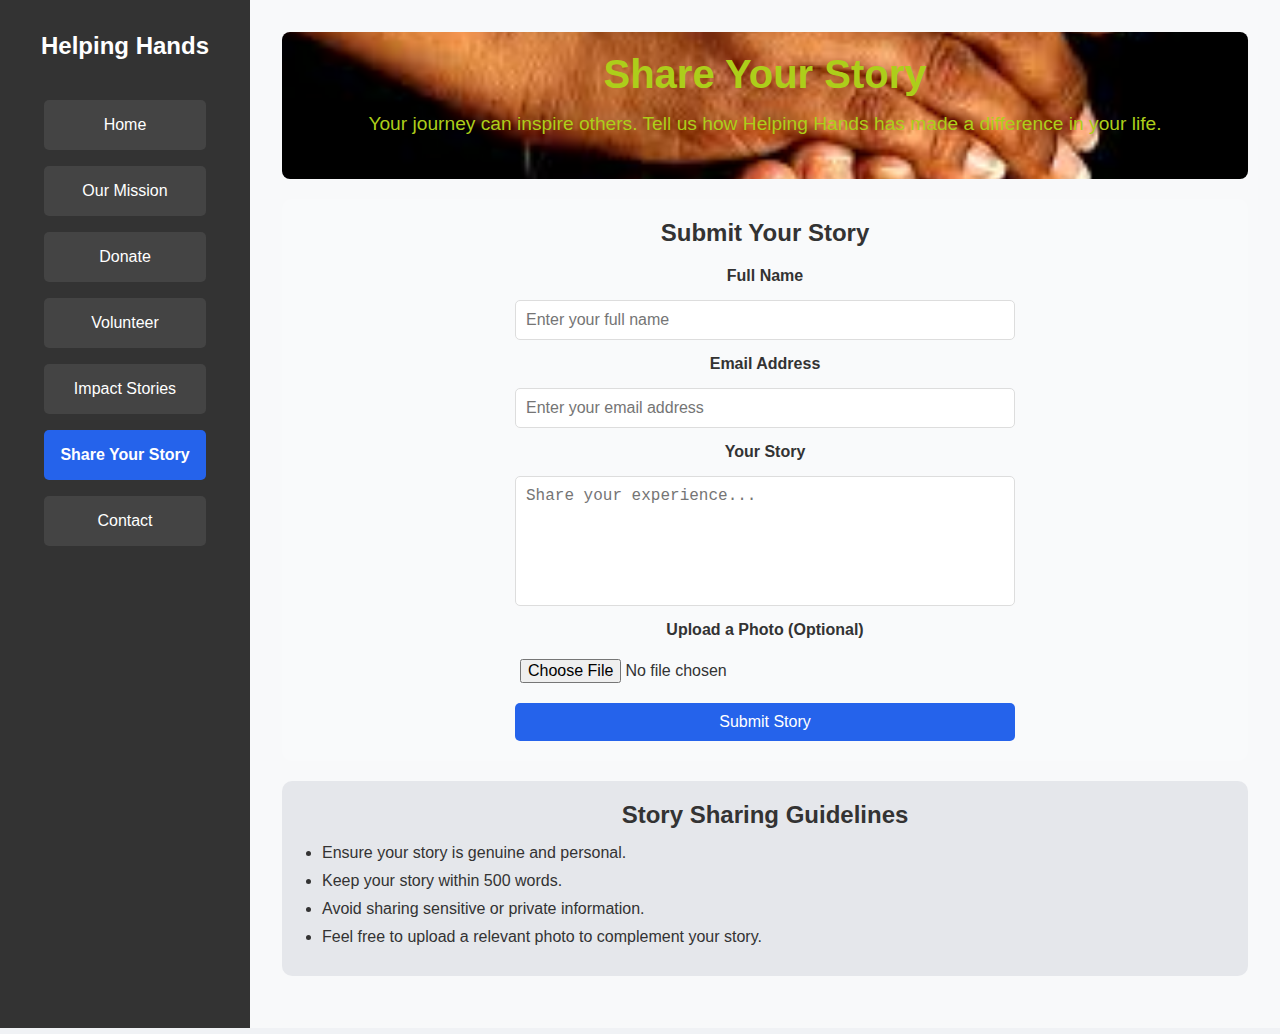
<file: share-story.html>
<!DOCTYPE html>
<html lang="en">
<head>
    <meta charset="UTF-8">
    <meta name="viewport" content="width=device-width, initial-scale=1.0">
    <title>Share Your Story - Helping Hands</title>
    <link rel="stylesheet" href="styles.css">
    <style>
        /* Active Navigation Link */
.sidebar nav a.active {
    background-color: #2563eb;
    color: white;
    font-weight: bold;
}

/* Hero Section */
.hero-section {
    text-align: center;
    padding: 20px;
    background-color: #1e3a8a;
    color: white;
    border-radius: 8px;
    margin-bottom: 20px;
}

/* Story Form Section */
.story-form-section {
    background-color: #f9fafb;
    padding: 20px;
    border-radius: 10px;
    margin: 20px 0;
    text-align: center;
}

.story-form-section h2 {
    margin-bottom: 20px;
}

form {
    max-width: 500px;
    margin: 0 auto;
    display: flex;
    flex-direction: column;
    gap: 15px;
}

form label {
    font-weight: bold;
}

form input, form textarea {
    padding: 10px;
    font-size: 1rem;
    border: 1px solid #ddd;
    border-radius: 5px;
}

form textarea {
    resize: none;
}

form input[type="file"] {
    padding: 5px;
    border: none;
}

form button {
    background-color: #2563eb;
    color: white;
    padding: 10px;
    font-size: 1rem;
    border: none;
    border-radius: 5px;
    cursor: pointer;
}

form button:hover {
    background-color: #1e40af;
}

/* Guidelines Section */
.guidelines {
    background-color: #e5e7eb;
    padding: 20px;
    border-radius: 10px;
    margin: 20px 0;
    text-align: left;
}

.guidelines h2 {
    text-align: center;
    margin-bottom: 15px;
}

.guidelines ul {
    list-style-type: disc;
    padding-left: 20px;
}

.guidelines ul li {
    margin: 10px 0;
}

    </style>
</head>
<body>
    <div class="container"> 
        <!-- Sidebar -->
        <aside class="sidebar">
            <h2>Helping Hands</h2>
            <nav>
                <a href="index.html">Home</a>
                <a href="mission.html">Our Mission</a>
                <a href="donate.html">Donate</a>
                <a href="volunteer.html">Volunteer</a>
                <a href="stories.html">Impact Stories</a>
                <a href="share-story.html" class="active">Share Your Story</a>
                <a href="contact.html">Contact</a>
            </nav>
        </aside>

        <!-- Main Content -->
        <main class="main-content">
            <!-- Hero Section -->
            <section class="hero-section">
                <h1>Share Your Story</h1>
                <p>Your journey can inspire others. Tell us how Helping Hands has made a difference in your life.</p>
            </section>

            <!-- Story Submission Form -->
            <section class="story-form-section">
                <h2>Submit Your Story</h2>
                <form action="process-story.php" method="POST" enctype="multipart/form-data">
                    <label for="name">Full Name</label>
                    <input type="text" id="name" name="name" placeholder="Enter your full name" required>

                    <label for="email">Email Address</label>
                    <input type="email" id="email" name="email" placeholder="Enter your email address" required>

                    <label for="story">Your Story</label>
                    <textarea id="story" name="story" rows="6" placeholder="Share your experience..." required></textarea>

                    <label for="photo">Upload a Photo (Optional)</label>
                    <input type="file" id="photo" name="photo" accept="image/*">

                    <button type="submit">Submit Story</button>
                </form>
            </section>

            <!-- Guidelines Section -->
            <section class="guidelines">
                <h2>Story Sharing Guidelines</h2>
                <ul>
                    <li>Ensure your story is genuine and personal.</li>
                    <li>Keep your story within 500 words.</li>
                    <li>Avoid sharing sensitive or private information.</li>
                    <li>Feel free to upload a relevant photo to complement your story.</li>
                </ul>
            </section>
        </main>
    </div>
</body>
</html>
</file>
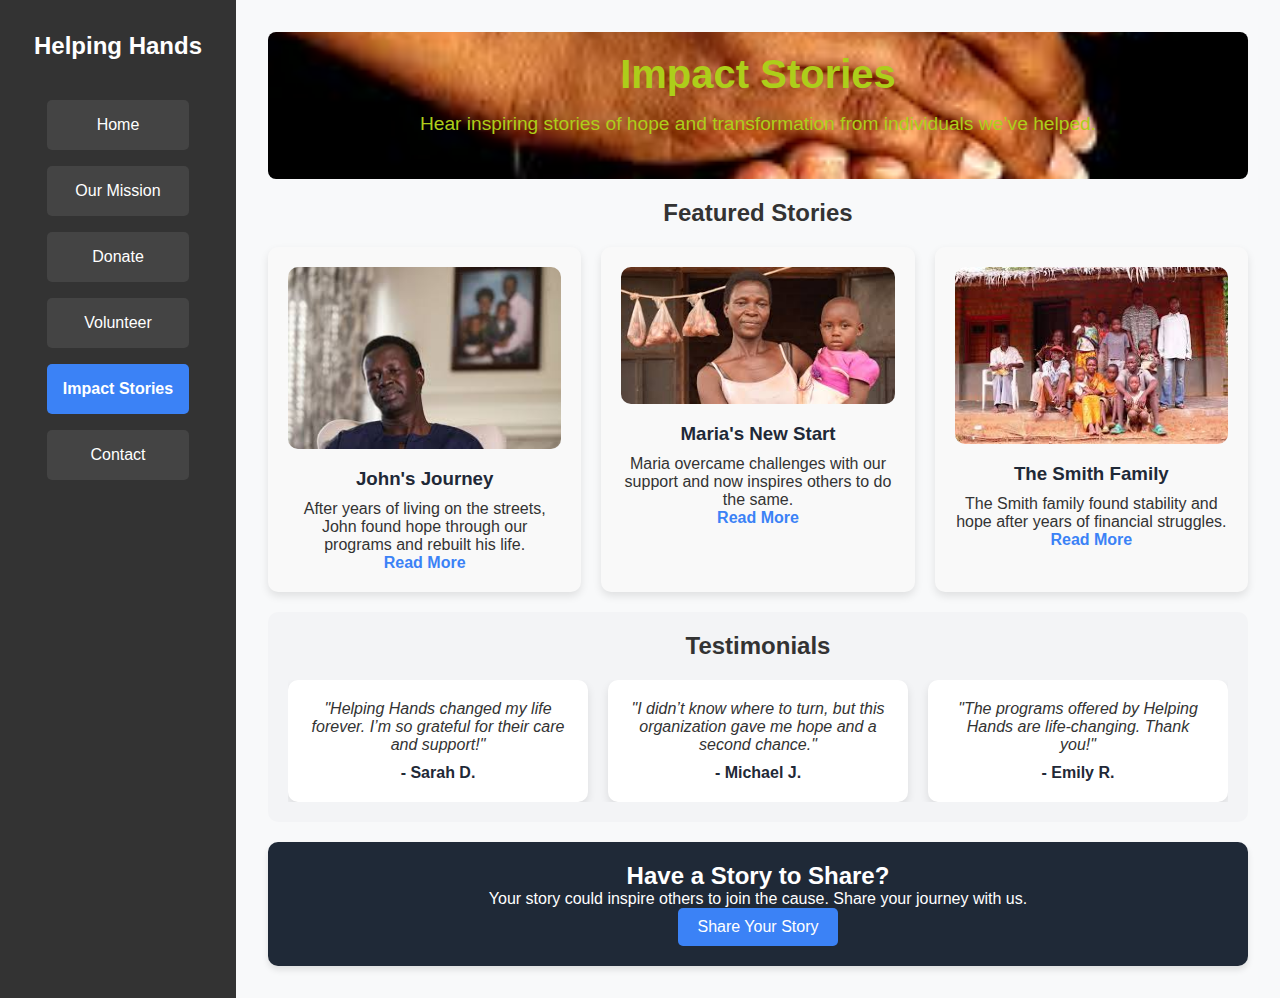
<file: stories.html>
<!DOCTYPE html>
<html lang="en">
<head>
    <meta charset="UTF-8">
    <meta name="viewport" content="width=device-width, initial-scale=1.0">
    <title>Impact Stories - Helping Hands</title>
    <link rel="stylesheet" href="styles.css">
    <style>
        /* Active Nav Link */
.sidebar nav a.active {
    background-color: #3b82f6;
    color: white;
    font-weight: bold;
}

/* Hero Section */
.hero-section {
    text-align: center;
    padding: 20px;
    background-color: #1f2937;
    color: white;
    border-radius: 8px;
    margin-bottom: 20px;
}

/* Stories Section */
.stories-section {
    margin: 20px 0;
}

.stories-section h2 {
    text-align: center;
    margin-bottom: 20px;
}

.stories-grid {
    display: grid;
    grid-template-columns: repeat(auto-fit, minmax(250px, 1fr));
    gap: 20px;
}

.story-card {
    background: #f9f9f9;
    border-radius: 10px;
    box-shadow: 0 4px 8px rgba(0, 0, 0, 0.1);
    padding: 20px;
    text-align: center;
    transition: transform 0.3s ease;
}

.story-card:hover {
    transform: scale(1.05);
}

.story-card img {
    width: 100%;
    height: auto;
    border-radius: 10px;
    margin-bottom: 15px;
}

.story-card h3 {
    color: #1f2937;
    margin-bottom: 10px;
}

.story-card a {
    color: #3b82f6;
    text-decoration: none;
    font-weight: bold;
    transition: color 0.3s;
}

.story-card a:hover {
    color: #1f2937;
}

/* Testimonials Section */
.testimonials {
    background-color: #f3f4f6;
    padding: 20px;
    border-radius: 10px;
    margin: 20px 0;
}

.testimonials h2 {
    text-align: center;
    margin-bottom: 20px;
}

.carousel {
    display: flex;
    flex-wrap: nowrap;
    overflow-x: auto;
    gap: 20px;
}

.testimonial {
    background: white;
    border-radius: 10px;
    box-shadow: 0 4px 8px rgba(0, 0, 0, 0.1);
    padding: 20px;
    min-width: 300px;
    text-align: center;
}

.testimonial p {
    font-style: italic;
    margin-bottom: 10px;
}

.testimonial span {
    color: #1f2937;
    font-weight: bold;
}

/* CTA Section */
.cta-section {
    text-align: center;
    padding: 20px;
    background-color: #1f2937;
    color: white;
    border-radius: 10px;
    margin-top: 20px;
}

.cta-section button {
    background-color: #3b82f6;
    color: white;
    padding: 10px 20px;
    font-size: 1rem;
    border: none;
    border-radius: 5px;
    cursor: pointer;
    transition: background-color 0.3s;
}

.cta-section button:hover {
    background-color: #2563eb;
}

/* Responsive Design */
@media (max-width: 768px) {
    .hero-section {
        padding: 15px;
    }

    .stories-grid {
        grid-template-columns: repeat(auto-fit, minmax(220px, 1fr));
    }

    .story-card {
        padding: 15px;
    }

    .carousel {
        flex-direction: column;
        gap: 15px;
    }

    .testimonial {
        min-width: 100%;
    }

    .cta-section button {
        padding: 12px 25px;
    }
}

/* Extra Small Devices */
@media (max-width: 480px) {
    .hero-section {
        padding: 10px;
    }

    .stories-grid {
        grid-template-columns: 1fr;
    }

    .story-card {
        padding: 10px;
    }

    .carousel {
        flex-direction: column;
        gap: 10px;
    }

    .testimonial {
        min-width: 100%;
    }

    .cta-section button {
        font-size: 0.9rem;
        padding: 10px 20px;
    }
}

    </style>
</head>
<body>
    <div class="container"> 
        <!-- Sidebar -->
        <aside class="sidebar">
            <h2>Helping Hands</h2>
            <nav>
                <a href="index.html">Home</a>
                <a href="mission.html">Our Mission</a>
                <a href="donate.html">Donate</a>
                <a href="volunteer.html">Volunteer</a>
                <a href="stories.html" class="active">Impact Stories</a>
                <a href="contact.html">Contact</a>
            </nav>
        </aside>

        <!-- Main Content -->
        <main class="main-content">
            <section class="hero-section">
                <h1>Impact Stories</h1>
                <p>Hear inspiring stories of hope and transformation from individuals we’ve helped.</p>
            </section>

            <section class="stories-section">
                <h2>Featured Stories</h2>
                <div class="stories-grid">
                    <article class="story-card">
                        <img src="down17.jpg" alt="Story 1">
                        <h3>John's Journey</h3>
                        <p>After years of living on the streets, John found hope through our programs and rebuilt his life.</p>
                        <a href="#">Read More</a>
                    </article>
                    <article class="story-card">
                        <img src="down20.jpg" alt="Story 2">
                        <h3>Maria's New Start</h3>
                        <p>Maria overcame challenges with our support and now inspires others to do the same.</p>
                        <a href="#">Read More</a>
                    </article>
                    <article class="story-card">
                        <img src="down19.jpg" alt="Story 3">
                        <h3>The Smith Family</h3>
                        <p>The Smith family found stability and hope after years of financial struggles.</p>
                        <a href="#">Read More</a>
                    </article>
                </div>
            </section>

            <section class="testimonials">
                <h2>Testimonials</h2>
                <div class="carousel">
                    <div class="testimonial">
                        <p>"Helping Hands changed my life forever. I’m so grateful for their care and support!"</p>
                        <span>- Sarah D.</span>
                    </div>
                    <div class="testimonial">
                        <p>"I didn’t know where to turn, but this organization gave me hope and a second chance."</p>
                        <span>- Michael J.</span>
                    </div>
                    <div class="testimonial">
                        <p>"The programs offered by Helping Hands are life-changing. Thank you!"</p>
                        <span>- Emily R.</span>
                    </div>
                </div>
            </section>

            <section class="cta-section">
                <h2>Have a Story to Share?</h2>
                <p>Your story could inspire others to join the cause. Share your journey with us.</p>
                <button onclick="document.location.href='share-story.html'">Share Your Story</button>
            </section>
        </main>
    </div>
</body>
</html>
</file>
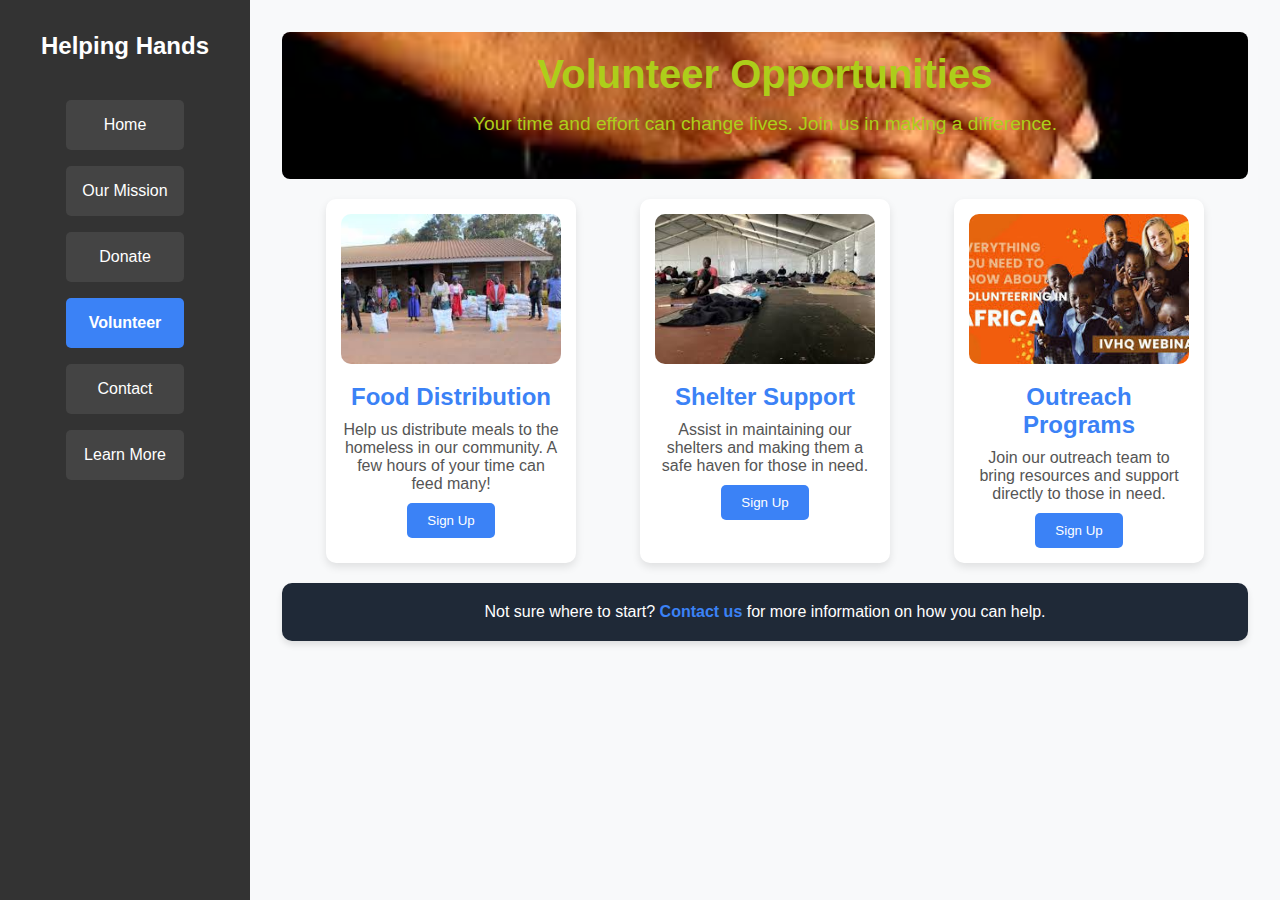
<file: volunteer.html>
<!DOCTYPE html>
<html lang="en">
<head>
    <meta charset="UTF-8">
    <meta name="viewport" content="width=device-width, initial-scale=1.0">
    <title>Volunteer Opportunities | Helping Hands</title>
    <link rel="stylesheet" href="styles.css">
</head>
<body>
    <div class="container"> 
        <!-- Sidebar -->
        <aside class="sidebar">
            <h2>Helping Hands</h2>
            <nav>
                <a href="index.html">Home</a>
                <a href="mission.html">Our Mission</a>
                <a href="donate.html">Donate</a>
                <a href="volunteer.html" class="active">Volunteer</a>
                <a href="contact.html">Contact</a>
                <a href="learnmore.html">Learn More</a>
            </nav>
        </aside>

        <!-- Main Content Area -->
        <main class="main-content">
            <section class="hero-section">
                <h1 class="hp">Volunteer Opportunities</h1>
                <p class="hp">Your time and effort can change lives. Join us in making a difference.</p>
            </section>
            
            <!-- Volunteer Opportunities Section -->
            <section class="dashboard-sections">
                <div class="dashboard-card">
                    <img src="down13.jpg" alt="Food Distribution">
                    <h3>Food Distribution</h3>
                    <p>Help us distribute meals to the homeless in our community. A few hours of your time can feed many!</p>
                    <button onclick="document.location.href='signup_food.html'">Sign Up</button>
                </div>
                <div class="dashboard-card">
                    <img src="down14.jpg" alt="Shelter Support">
                    <h3>Shelter Support</h3>
                    <p>Assist in maintaining our shelters and making them a safe haven for those in need.</p>
                    <button onclick="document.location.href='signup_shelter.html'">Sign Up</button>
                </div>
                <div class="dashboard-card">
                    <img src="down15.jpg" alt="Outreach Programs">
                    <h3>Outreach Programs</h3>
                    <p>Join our outreach team to bring resources and support directly to those in need.</p>
                    <button onclick="document.location.href='signup_outreach.html'">Sign Up</button>
                </div>
            </section>
            
            <!-- Call to Action Section -->
            <section class="cta-section">
                <p>Not sure where to start? <a href="contact.html">Contact us</a> for more information on how you can help.</p>
            </section>
        </main>
    </div>
</body>
</html>
</file>
<file: styles.css>
/* Reset */
* {
    margin: 0;
    padding: 0;
    box-sizing: border-box;
}

body {
    font-family: Arial, sans-serif;
    background-color: #f0f2f5;
    color: #333;
}

/* Container for Sidebar and Main Content */
.container {
    display: flex;
    min-height: 100vh;
}

/* Sidebar */
.sidebar {
    background-color: #333;
    color: #fff;
    padding: 2rem;
    width: 250px;
    display: flex;
    flex-direction: column;
    align-items: center;
}

.sidebar h2 {
    margin-bottom: 1.5rem;
}

.sidebar nav a {
    color: #fff;
    text-decoration: none;
    display: block;
    padding: 1rem;
    margin: 0.5rem 0;
    width: 100%;
    text-align: center;
    background-color: #444;
    border-radius: 5px;
    transition: background-color 0.3s;
}

.sidebar nav a:hover {
    background-color: #555;
}

/* Main Content */
.main-content {
    flex: 1;
    padding: 2rem;
    background-color: #f8f9fa;
}

/* Hero Section */
.hero-section {
    background-image: url('down.jpg');
    background-size: cover;
    background-position: center;
    color: red;
    text-align: center;
    padding: 5rem 2rem;
    border-radius: 8px;
}

.hero-section h1 {
    font-size: 2.5rem;
    margin-bottom: 1rem;
}

.hero-section p {
    font-size: 1.2rem;
    margin-bottom: 1.5rem;
}

.hero-section button {
    padding: 0.7rem 1.5rem;
    background-color: #adce1a;
    color: white;
    border: none;
    cursor: pointer;
    border-radius: 5px;
}

.hero-section button:hover {
    background-color: #0056b3;
}

/* Dashboard Sections */
.dashboard-sections {
    display: flex;
    gap: 3rem;
    margin-top: 2rem;
}

.dashboard-card {
    background-color: #fff;
    border-radius: 8px;
    box-shadow: 0px 4px 8px rgba(0, 0, 0, 0.1);
    padding: 1.5rem;
    text-align: center;
    width: 100%;
    max-width: 250px;
}

.dashboard-card img {
    width: 100%;
    height: 150px;
    border-radius: 8px;
    object-fit: cover;
    margin-bottom: 1rem;
}

.dashboard-card h3 {
    margin-bottom: 0.5rem;
    color: #333;
}

.dashboard-card p {
    font-size: 0.9rem;
    color: #666;
    margin-bottom: 1rem;
}

.dashboard-card a {
    color: #007bff;
    text-decoration: none;
    font-weight: bold;
}

.dashboard-card a:hover {
    text-decoration: underline;
}

/* Mission Page */
/* Overall Container Styling */
.container {
    display: flex;
}

/* Sidebar Styling */
.sidebar {
    background-color: #333;
    color: #fff;
    padding: 2rem;
    width: 250px;
    min-height: 100vh;
}

.sidebar h2 {
    margin-bottom: 1.5rem;
}

.sidebar nav a {
    color: #fff;
    text-decoration: none;
    display: block;
    padding: 1rem;
    margin: 0.5rem 0;
    background-color: #444;
    border-radius: 5px;
    text-align: center;
    transition: background-color 0.3s;
}

.sidebar nav a.active, .sidebar nav a:hover {
    background-color: #007bff;
}

/* Mission Content Styling */
.mission-content {
    flex: 1;
    display: flex;
    justify-content: center;
    align-items: center;
    background-color: #f8f9fa;
}

/* Overall Container Styling */
.container {
    display: flex;
}

/* Sidebar Styling */
.sidebar {
    background-color: #333;
    color: #fff;
    padding: 2rem;
    width: 250px;
    min-height: 100vh;
}

.sidebar h2 {
    margin-bottom: 1.5rem;
    font:larger;
}

.sidebar nav a {
    color: #fff;
    text-decoration: none;
    display: block;
    padding: 1rem;
    margin: 0.5rem 0;
    background-color: #444;
    border-radius: 5px;
    text-align: center;
    transition: background-color 0.3s;
}

.sidebar nav a.active, .sidebar nav a:hover {
    background-color: #007bff;
}

/* Mission Content Styling */
.mission-content {
    flex: 1;
    display: flex;
    justify-content: center;
    align-items: center;
    background-color: black;
}

/* Mission Section Styling */
.mission-section {
    position:static;
    width: 100%;
    height: 100vh;
    background-size:cover;
    background-position: center;
    display: flex;
    align-items: center;
    justify-content: center;
    transition: background-image 1s ease-in; /* Smooth transition */
}

.mission-overlay {
    background-color: rgba(0, 0, 0, 0.6); /* Dark overlay for readability */
    color: #fff;
    padding: 3rem;
    max-width: 800px;
    text-align: center;
    border-radius: 60px;
}

.mission-overlay h1 {
    font-size: 2.5rem;
    margin-bottom: 1rem;
}

.mission-overlay p {
    font-size: 1.2rem;
    line-height: 1.6;
    margin-bottom: 1rem;
}
/* Overall Container Styling */
.container {
    display: flex;
}

/* Sidebar Styling */
.sidebar {
    background-color: #333;
    color: #fff;
    padding: 2rem;
    width: 250px;
    min-height: 100vh;
}

.sidebar h2 {
    margin-bottom: 1.5rem;
}

.sidebar nav a {
    color: #fff;
    text-decoration: none;
    display: block;
    padding: 1rem;
    margin: 1rem 0;
    background-color: #444;
    border-radius: 5px;
    text-align: center;
    transition: background-color 0.3s;
}

.sidebar nav a.active, .sidebar nav a:hover {
    background-color: #ff7b00;
}

/* Learn More Content Styling */
.learnmore-content {
    flex: 1;
    padding: 2rem;
}

/* Hero Section */
.learnmore-hero {
    background-image: url('bhh1.jpg'); /* Replace with your image path */
    background-size: cover;
    background-position: center;
    padding: 3rem;
    color: burlywood;
    text-align: center;
    margin-bottom: 2rem;
    border-radius: 10px;
}

.learnmore-hero h1 {
    font-size: 2.5rem;
}

.learnmore-hero p {
    font-size: 1.2rem;
}

/* Info Cards Section */
.info-cards {
    display: flex;
    gap: 20px;
    margin-bottom: 5rem;
    margin-top: 2rem;
}

.card {
    flex: 1;
    background-color: #fff;
    border-radius: 10px;
    overflow: hidden;
    box-shadow: 0 4px 8px rgba(0, 0, 0, 0.1);
    transition: transform 0.3s;
}

.card:hover {
    transform: translateY(-10px);
}

.card img {
    width: 100%;
    height: 200px;
    object-fit: cover;
}

.card h2 {
    font-size: 1.5rem;
    padding: 1rem;
    color: #333;
}

.card p {
    padding: 0 1rem 1rem;
    color: #666;
}

/* Accordion Section */
.accordion {
    margin-top: 2rem;
}

.accordion-item {
    margin-bottom: 1rem;
}

.accordion-toggle {
    width: 100%;
    background-color: #007bff;
    color: #fff;
    padding: 1rem;
    font-size: 1.2rem;
    border: none;
    outline: none;
    text-align: left;
    cursor: pointer;
    transition: background-color 0.8s;
}

.accordion-toggle.active {
    background-color: #0056b3;
}

.accordion-content {
    max-height: 0;
    overflow: hidden;
    background-color: #f1f1f1;
    padding: 0 1rem;
    transition: max-height 0.2s ease-out;
}

.accordion-content p {
    margin: 1rem 0;
    color: #333;
}
/* Volunteer Page Styles */

.volunteer-intro {
    text-align: center;
    margin: 20px 0;
    padding: 20px;
    background-color: #f3f4f6;
    border-radius: 10px;
    box-shadow: 0 4px 6px rgba(0, 0, 0, 0.1);
}

.opportunities {
    display: grid;
    grid-template-columns: repeat(auto-fit, minmax(250px, 1fr));
    gap: 20px;
    margin-top: 30px;
    padding: 20px;
}

.opportunity-card {
    background-color: #ffffff;
    padding: 20px;
    border-radius: 10px;
    box-shadow: 0 4px 8px rgba(0, 0, 0, 0.1);
    text-align: center;
}

.opportunity-card h3 {
    color: #3b82f6;
    font-size: 1.5rem;
    margin-bottom: 10px;
}

.opportunity-card p {
    font-size: 1rem;
    color: #666;
    line-height: 1.5;
    margin-bottom: 15px;
}

.contact-info {
    text-align: center;
    margin: 40px 0;
    background-color: #f9fafb;
    padding: 20px;
    border-radius: 10px;
}

.contact-info p {
    color: #333;
}

.contact-info a {
    color: #3b82f6;
    text-decoration: none;
    font-weight: bold;
}

.contact-info a:hover {
    text-decoration: underline;
}
/* Sidebar Highlight */
.sidebar a.active {
    font-weight: bold;
    color: #3b82f6;
}

/* Hero Section */



.hero-section h1 {
    font-size: 2.5rem;
    color: #adce1a;
}

.hero-section p {
    font-size: 1.2rem;
    color: #adce1a;
}

/* Dashboard Sections */
.dashboard-sections {
    display: flex;
    flex-wrap: wrap;
    gap: 20px;
    justify-content: space-evenly;
    margin-top: 20px;
}

.dashboard-card {
    background-color: #ffffff;
    padding: 15px;
    border-radius: 10px;
    text-align: center;
    width: 300px;
    box-shadow: 0 4px 8px rgba(0, 0, 0, 0.1);
    transition: transform 0.3s;
}

.dashboard-card:hover {
    transform: scale(1.05);
}

.dashboard-card img {
    width: 100%;
    height: 150px;
    border-radius: 10px;
    margin-bottom: 15px;
    object-fit: cover;
}

.dashboard-card h3 {
    font-size: 1.5rem;
    color: #3b82f6;
}

.dashboard-card p {
    font-size: 1rem;
    color: #555;
    margin: 10px 0;
}

.dashboard-card button {
    padding: 10px 20px;
    border: none;
    background-color: #3b82f6;
    color: #fff;
    border-radius: 5px;
    cursor: pointer;
    transition: background-color 0.3s;
}

.dashboard-card button:hover {
    background-color: #2563eb;
}

/* Call to Action Section */
.cta-section {
    text-align: center;
    margin-top: 30px;
    padding: 15px;
    background-color: #f3f4f6;
    border-radius: 8px;
    box-shadow: 0 4px 6px rgba(0, 0, 0, 0.1);
}

.cta-section p {
    font-size: 1rem;
    color: #333;
}

.cta-section a {
    color: #3b82f6;
    text-decoration: none;
    font-weight: bold;
}

.cta-section a:hover {
    text-decoration: underline;
}
/* Active Nav Link */
.sidebar nav a.active {
    background-color: #3b82f6;
    color: white;
    font-weight: bold;
}

/* Hero Section */
.hero-section {
    text-align: center;
    padding: 20px;
    background-color: #1f2937;
    color: white;
    border-radius: 8px;
    margin-bottom: 20px;
}

/* Stories Section */
.stories-section {
    margin: 20px 0;
}

.stories-section h2 {
    text-align: center;
    margin-bottom: 20px;
}

.stories-grid {
    display: grid;
    grid-template-columns: repeat(auto-fit, minmax(250px, 1fr));
    gap: 20px;
}

.story-card {
    background: #f9f9f9;
    border-radius: 10px;
    box-shadow: 0 4px 8px rgba(0, 0, 0, 0.1);
    padding: 20px;
    text-align: center;
    transition: transform 0.3s ease;
}

.story-card:hover {
    transform: scale(1.05);
}

.story-card img {
    width: 100%;
    height: auto;
    border-radius: 10px;
    margin-bottom: 15px;
}

.story-card h3 {
    color: #1f2937;
    margin-bottom: 10px;
}

.story-card a {
    color: #3b82f6;
    text-decoration: none;
    font-weight: bold;
    transition: color 0.3s;
}

.story-card a:hover {
    color: #1f2937;
}

/* Testimonials Section */
.testimonials {
    background-color: #f3f4f6;
    padding: 20px;
    border-radius: 10px;
    margin: 20px 0;
}

.testimonials h2 {
    text-align: center;
    margin-bottom: 20px;
}

.carousel {
    display: flex;
    flex-wrap: nowrap;
    overflow-x: auto;
    gap: 20px;
}

.testimonial {
    background: white;
    border-radius: 10px;
    box-shadow: 0 4px 8px rgba(0, 0, 0, 0.1);
    padding: 20px;
    min-width: 300px;
    text-align: center;
}

.testimonial p {
    font-style: italic;
    margin-bottom: 10px;
}

.testimonial span {
    color: #1f2937;
    font-weight: bold;
}

/* CTA Section */
.cta-section {
    text-align: center;
    padding: 20px;
    background-color: #1f2937;
    color: white;
    border-radius: 10px;
    margin-top: 20px;
}

.cta-section button {
    background-color: #3b82f6;
    color: white;
    padding: 10px 20px;
    font-size: 1rem;
    border: none;
    border-radius: 5px;
    cursor: pointer;
    transition: background-color 0.3s;
}

.cta-section button:hover {
    background-color: #2563eb;
}
.cta-section p{
    color: white;
}
</file>
